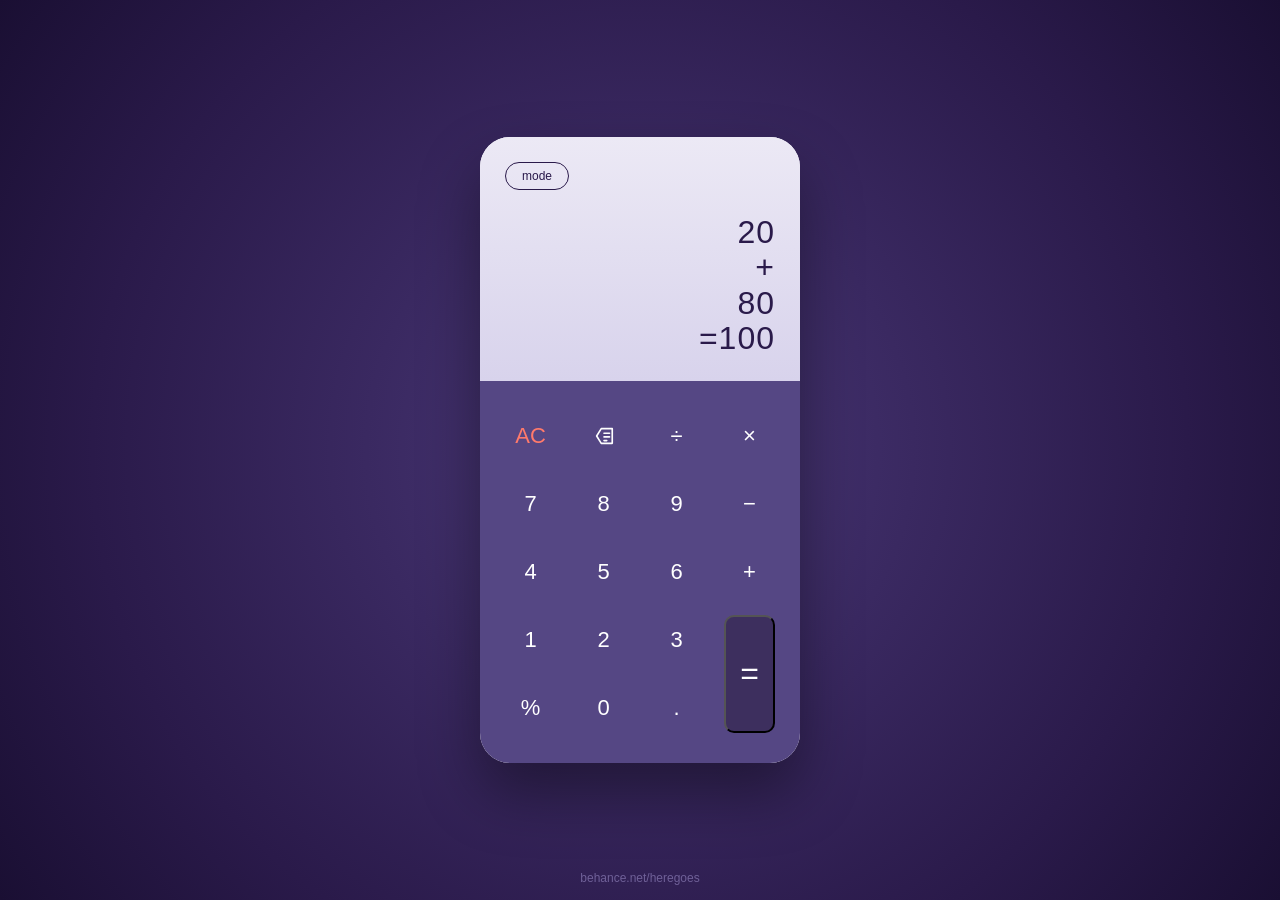
<file: calculator.html>
<!DOCTYPE html>
<html lang="so">
<head>
<meta charset="UTF-8" />
<meta name="viewport" content="width=device-width, initial-scale=1.0" />
<title>Calculator UI</title>
<style>
  * { box-sizing: border-box; margin: 0; padding: 0; }

  body {
    min-height: 100vh;
    display: flex;
    align-items: center;
    justify-content: center;
    background: radial-gradient(circle at center, #4a3878 0%, #2a1a4a 70%, #1a0f33 100%);
    font-family: 'Helvetica Neue', 'Segoe UI', Arial, sans-serif;
    padding: 20px;
  }

  .calculator {
    width: 320px;
    background: #fff;
    border-radius: 30px;
    overflow: hidden;
    box-shadow: 0 30px 60px rgba(0,0,0,0.4);
    display: flex;
    flex-direction: column;
    min-height: 580px;
  }

  .display {
    position: relative;
    padding: 25px;
    flex: 1;
    background: linear-gradient(180deg, #ece9f5 0%, #d8d3ec 100%);
    overflow: hidden;
  }

  .mode-btn {
    display: inline-block;
    padding: 6px 16px;
    border: 1px solid #2a1a4a;
    border-radius: 20px;
    color: #2a1a4a;
    font-size: 12px;
    font-weight: 400;
    cursor: pointer;
    background: transparent;
    transition: all 0.2s;
  }
  .mode-btn:hover { background: #2a1a4a; color: #fff; }

  .calculation {
    margin-top: 25px;
    text-align: right;
    font-size: 32px;
    font-weight: 200;
    color: #2a1a4a;
    line-height: 1.1;
    letter-spacing: 1px;
    word-break: break-all;
    min-height: 130px;
  }

  .wave {
    position: absolute;
    bottom: -2px;
    left: 0;
    width: 100%;
    height: 80px;
    z-index: 1;
  }

  .keypad {
    position: relative;
    background: #554784;
    padding: 30px 25px;
    display: grid;
    grid-template-columns: repeat(4, 1fr);
    grid-template-rows: repeat(5, 1fr);
    gap: 18px 22px;
    z-index: 2;
    min-height: 380px;
  }

  .btn {
    background: transparent;
    border: none;
    color: #fff;
    font-size: 22px;
    font-weight: 300;
    cursor: pointer;
    border-radius: 8px;
    transition: background 0.15s, transform 0.05s;
    user-select: none;
    display: flex;
    align-items: center;
    justify-content: center;
    height: 50px;
  }
  .btn:hover { background: rgba(255,255,255,0.1); }
  .btn:active { transform: scale(0.96); background: rgba(255,255,255,0.18); }

  .btn.ac { color: #ff7a6b; }
  .btn.backspace svg { width: 22px; height: 22px; stroke: #fff; }

  .equals {
    grid-row: span 2;
    grid-column: 4;
    background: #3d2f5e !important;
    color: #fff;
    font-size: 32px;
    font-weight: 300;
    border-radius: 10px;
    height: auto;
    align-self: stretch;
  }
  .equals:hover { background: #4a3a72 !important; }

  .credit {
    position: fixed;
    bottom: 15px;
    left: 50%;
    transform: translateX(-50%);
    color: #8a7cb5;
    font-size: 12px;
    opacity: 0.7;
  }
</style>
</head>
<body>
  <div class="calculator">
    <div class="display">
      <button class="mode-btn">mode</button>
      <div class="calculation" id="calc">20<br>+<br>80<br>=100</div>
    </div>

    <div class="keypad">
      <button class="btn ac" data-action="clear">AC</button>
      <button class="btn backspace" data-action="back">
        <svg viewBox="0 0 24 24" fill="none" stroke-width="1.8" stroke-linecap="round" stroke-linejoin="round">
          <polygon points="9 4 4 12 9 20 21 20 21 4 9 4"></polygon>
          <line x1="12" y1="9" x2="18" y2="9"></line>
          <line x1="12" y1="13" x2="18" y2="13"></line>
          <line x1="12" y1="17" x2="15" y2="17"></line>
        </svg>
      </button>
      <button class="btn" data-action="op" data-op="÷">÷</button>
      <button class="btn" data-action="op" data-op="×">×</button>

      <button class="btn" data-num="7">7</button>
      <button class="btn" data-num="8">8</button>
      <button class="btn" data-num="9">9</button>
      <button class="btn" data-action="op" data-op="−">−</button>

      <button class="btn" data-num="4">4</button>
      <button class="btn" data-num="5">5</button>
      <button class="btn" data-num="6">6</button>
      <button class="btn" data-action="op" data-op="+">+</button>

      <button class="btn" data-num="1">1</button>
      <button class="btn" data-num="2">2</button>
      <button class="btn" data-num="3">3</button>
      <button class="equals" data-action="equals">=</button>

      <button class="btn" data-action="percent">%</button>
      <button class="btn" data-num="0">0</button>
      <button class="btn" data-num=".">.</button>
    </div>
  </div>
  <div class="credit">behance.net/heregoes</div>

<script>
  const display = document.getElementById('calc');
  let current = '';
  let operator = null;
  let previous = null;
  let justEvaluated = false;
  let expression = '';

  function updateDisplay() {
    display.innerHTML = expression.replace(/\n/g, '<br>');
    display.scrollTop = display.scrollHeight;
  }

  function compute(a, op, b) {
    a = parseFloat(a); b = parseFloat(b);
    if (isNaN(a) || isNaN(b)) return '';
    switch(op) {
      case '+': return (a + b).toString();
      case '−': return (a - b).toString();
      case '×': return (a * b).toString();
      case '÷': return b === 0 ? 'Error' : (a / b).toString();
      default: return '';
    }
  }

  document.querySelectorAll('.btn, .equals').forEach(btn => {
    btn.addEventListener('click', () => {
      const action = btn.dataset.action;

      if (action === 'clear') {
        current = ''; operator = null; previous = null;
        expression = ''; justEvaluated = false;
        updateDisplay();
        return;
      }

      if (action === 'back') {
        if (justEvaluated) { expression = ''; justEvaluated = false; }
        const lines = expression.split('\n');
        const last = lines.pop();
        lines.push(last.slice(0, -1));
        expression = lines.join('\n');
        current = current.slice(0, -1);
        updateDisplay();
        return;
      }

      if (action === 'percent') {
        if (current) {
          current = (parseFloat(current) / 100).toString();
          expression = expression.replace(/(\d+\.?\d*)$/, current);
          updateDisplay();
        }
        return;
      }

      if (btn.dataset.num !== undefined) {
        const num = btn.dataset.num;
        if (justEvaluated) { expression = ''; justEvaluated = false; current = ''; }
        if (current === '0' && num !== '.') current = num;
        else current += num;
        expression = (expression.match(/\n?$/)[0] === '' && /\d$/.test(expression))
          ? expression + num
          : expression + num;
        if (/[+\-×÷]$/.test(expression) && !/[+\-×÷]$/.test(expression.slice(0, -1))) {
          // ok
        }
        rebuildExpression();
        return;
      }

      if (action === 'op') {
        const op = btn.dataset.op;
        if (justEvaluated) { justEvaluated = false; }
        if (current === '' && expression === '') return;
        if (operator && /\n$/.test(expression)) {
          expression = expression.slice(0, -1) + op;
          operator = op;
          updateDisplay();
          return;
        }
        if (operator && current) {
          const result = compute(previous, operator, current);
          expression = result + '\n' + op;
          previous = result; current = '';
          operator = op;
          updateDisplay();
          return;
        }
        previous = current;
        operator = op;
        expression += '\n' + op;
        current = '';
        updateDisplay();
        return;
      }

      if (action === 'equals') {
        if (operator && previous !== null && current) {
          const result = compute(previous, operator, current);
          expression += '\n=' + result;
          previous = result; current = '';
          operator = null;
          justEvaluated = true;
          updateDisplay();
        }
        return;
      }
    });
  });

  function rebuildExpression() {
    const lines = expression.split('\n');
    let last = lines[lines.length - 1] || '';
    if (lines.length === 1) {
      expression = current;
    } else {
      lines[lines.length - 1] = current;
      expression = lines.join('\n');
    }
    updateDisplay();
  }

  document.querySelector('.mode-btn').addEventListener('click', () => {
    document.body.classList.toggle('light');
    document.querySelector('.mode-btn').textContent =
      document.body.classList.contains('light') ? 'mode' : 'mode';
  });
</script>
</body>
</html>
</file>
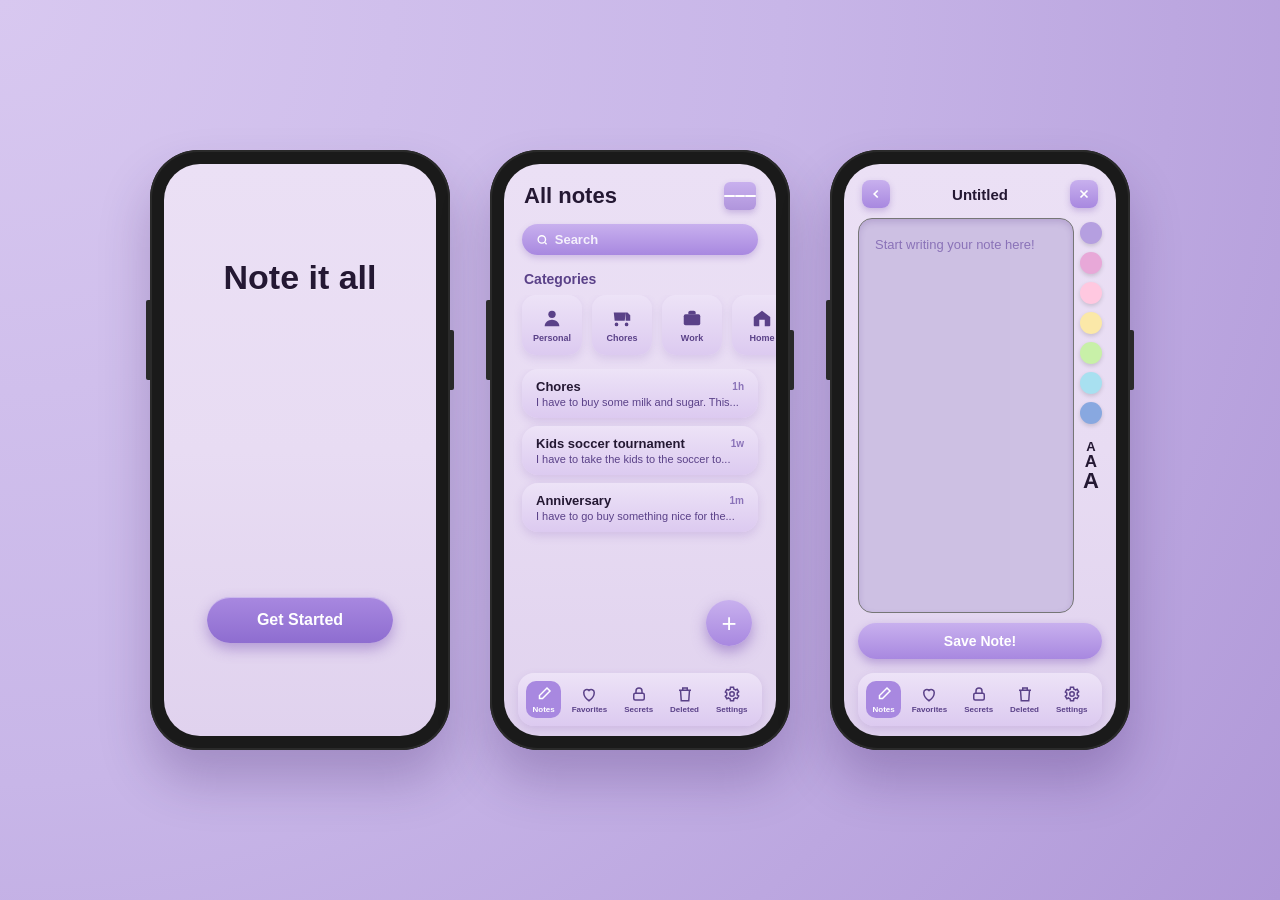
<file: note.html>
<!DOCTYPE html>
<html lang="en">
<head>
<meta charset="UTF-8">
<meta name="viewport" content="width=device-width,initial-scale=1.0">
<title>Note it all</title>
<style>
  * { margin:0; padding:0; box-sizing:border-box; font-family: 'Segoe UI', 'Helvetica Neue', Arial, sans-serif; }
  body {
    min-height:100vh;
    background: radial-gradient(circle at top left, #d8c8f0 0%, #c8b6e8 50%, #b098d8 100%);
    display:flex; align-items:center; justify-content:center;
    padding:30px;
    overflow-x:hidden;
  }

  .stage { display:flex; gap:40px; flex-wrap:wrap; justify-content:center; align-items:center; }

  /* Phone frame */
  .phone {
    width:300px; height:600px;
    background:#1a1a1a;
    border-radius:48px;
    padding:14px;
    box-shadow: 0 30px 50px rgba(50,20,90,0.25), inset 0 0 0 2px #2a2a2a;
    position:relative;
  }
  .phone::before {
    content:''; position:absolute; left:-4px; top:25%; width:4px; height:80px;
    background:#2a2a2a; border-radius:2px 0 0 2px;
  }
  .phone::after {
    content:''; position:absolute; right:-4px; top:30%; width:4px; height:60px;
    background:#2a2a2a; border-radius:0 2px 2px 0;
  }
  .screen {
    width:100%; height:100%;
    background: linear-gradient(180deg, #ebe0f5 0%, #e8dcf3 50%, #e0d2ee 100%);
    border-radius:36px;
    overflow:hidden;
    position:relative;
    display:flex; flex-direction:column;
  }

  /* Onboarding screen */
  .onboard { align-items:center; justify-content:center; }
  .onboard h1 {
    font-size:34px; font-weight:800; color:#241833;
    margin-bottom:300px; text-shadow:0 1px 0 rgba(255,255,255,0.5);
  }
  .onboard .get-started {
    background: linear-gradient(180deg, #a888e0 0%, #8e6dd0 100%);
    color:#fff; font-weight:700; font-size:16px;
    padding:14px 50px; border:none; border-radius:25px;
    cursor:pointer;
    box-shadow: 0 6px 14px rgba(120,80,180,0.45), inset 0 1px 0 rgba(255,255,255,0.4);
    transition: transform .15s, box-shadow .15s;
  }
  .onboard .get-started:hover { transform: translateY(-1px); box-shadow:0 9px 18px rgba(120,80,180,0.55); }

  /* Middle screen - All notes */
  .topbar { display:flex; justify-content:space-between; align-items:center; padding:18px 20px 8px; }
  .topbar h2 { font-size:22px; font-weight:800; color:#241833; }
  .menu-btn {
    background: linear-gradient(180deg, #c8b0ee 0%, #b095dc 100%);
    border:none; color:#fff; width:32px; height:28px; border-radius:6px;
    display:flex; align-items:center; justify-content:center; cursor:pointer;
    box-shadow: 0 3px 6px rgba(120,80,180,0.3);
  }
  .menu-btn span { display:block; width:14px; height:2px; background:#fff; border-radius:2px; margin:2px 0; }

  .search-wrap { padding:6px 18px 12px; }
  .search {
    background: linear-gradient(180deg, #c8b0ee 0%, #a888e0 100%);
    border-radius:20px; padding:8px 14px; display:flex; align-items:center; gap:6px;
    color:#fff; font-weight:600; font-size:13px; cursor:pointer;
    box-shadow: 0 3px 6px rgba(120,80,180,0.25);
  }
  .search svg { width:14px; height:14px; stroke:#fff; }
  .search input {
    background:transparent; border:none; outline:none; color:#fff; font-weight:600; font-size:13px;
    width:100%;
  }
  .search input::placeholder { color:rgba(255,255,255,0.85); font-weight:600; }

  .section-title { padding:4px 20px 8px; font-size:14px; font-weight:700; color:#5a4188; }
  .categories { display:flex; gap:10px; padding:0 18px 14px; overflow-x:auto; }
  .cat-card {
    flex:0 0 60px; height:60px;
    background: linear-gradient(180deg, #ede3f7 0%, #dccaf0 100%);
    border-radius:14px;
    display:flex; flex-direction:column; align-items:center; justify-content:center; gap:4px;
    cursor:pointer; box-shadow: 0 4px 8px rgba(120,80,180,0.15);
    transition: transform .15s;
  }
  .cat-card:hover { transform: translateY(-2px); }
  .cat-card svg { width:22px; height:22px; fill:#5a4188; }
  .cat-card span { font-size:9px; font-weight:700; color:#5a4188; }

  .notes-list {
    flex:1; overflow-y:auto; padding:0 18px;
    display:flex; flex-direction:column; gap:8px;
    scrollbar-width:none;
  }
  .notes-list::-webkit-scrollbar { display:none; }

  .note-card {
    background: linear-gradient(180deg, #ede3f7 0%, #dccaf0 100%);
    border-radius:16px; padding:10px 14px;
    box-shadow: 0 4px 10px rgba(120,80,180,0.18);
    cursor:pointer; position:relative;
    transition: transform .15s;
  }
  .note-card:hover { transform: translateY(-1px); }
  .note-head { display:flex; justify-content:space-between; align-items:center; }
  .note-title { font-size:13px; font-weight:800; color:#241833; }
  .note-time { font-size:10px; color:#8a72b8; font-weight:600; }
  .note-preview { font-size:11px; color:#5a4188; margin-top:2px; white-space:nowrap; overflow:hidden; text-overflow:ellipsis; }

  .fab {
    position:absolute; right:24px; bottom:90px;
    width:46px; height:46px; border:none; border-radius:50%;
    background: linear-gradient(180deg, #c8b0ee 0%, #a888e0 100%);
    color:#fff; font-size:26px; font-weight:300; line-height:1;
    cursor:pointer;
    box-shadow: 0 6px 14px rgba(120,80,180,0.5);
    display:flex; align-items:center; justify-content:center;
  }

  .navbar {
    background: linear-gradient(180deg, #ede3f7 0%, #dccaf0 100%);
    margin:8px 14px 10px; border-radius:16px;
    padding:8px 6px; display:flex; justify-content:space-around;
    box-shadow: 0 4px 10px rgba(120,80,180,0.18);
  }
  .nav-item {
    display:flex; flex-direction:column; align-items:center; gap:2px;
    font-size:8px; font-weight:700; color:#5a4188; cursor:pointer; padding:4px 6px; border-radius:10px;
  }
  .nav-item svg { width:18px; height:18px; stroke:#5a4188; fill:none; stroke-width:2; }
  .nav-item.active { background:#a888e0; color:#fff; }
  .nav-item.active svg { stroke:#fff; }

  /* Right screen - Note editor */
  .editor-bar {
    display:flex; align-items:center; justify-content:space-between;
    padding:16px 18px 10px;
  }
  .icon-btn {
    background: linear-gradient(180deg, #c8b0ee 0%, #a888e0 100%);
    border:none; color:#fff; width:28px; height:28px; border-radius:8px;
    display:flex; align-items:center; justify-content:center; cursor:pointer;
    box-shadow: 0 3px 6px rgba(120,80,180,0.3);
  }
  .icon-btn svg { width:14px; height:14px; stroke:#fff; fill:none; stroke-width:3; }
  .editor-title { font-size:15px; font-weight:800; color:#241833; }

  .editor-body {
    flex:1; overflow:hidden; display:flex; gap:6px; padding:0 14px;
    position:relative;
  }
  .note-area {
    flex:1; background:#cdc0e3; border-radius:14px;
    box-shadow: inset 0 3px 6px rgba(80,40,130,0.18);
    padding:16px;
    color:#5a4188; font-size:13px; line-height:1.5;
    outline:none; resize:none; font-family:inherit;
  }
  .note-area::placeholder { color:#8a72b8; font-style:normal; }

  .tool-rail {
    display:flex; flex-direction:column; align-items:center; gap:8px;
    padding-top:4px;
  }
  .color-dot {
    width:22px; height:22px; border-radius:50%; cursor:pointer; border:none;
    box-shadow: 0 2px 4px rgba(0,0,0,0.15);
    transition: transform .15s;
  }
  .color-dot:hover { transform:scale(1.15); }
  .color-dot.c1 { background:#b59fe0; }
  .color-dot.c2 { background:#e8a8d8; }
  .color-dot.c3 { background:#ffc8e0; }
  .color-dot.c4 { background:#fbe8a8; }
  .color-dot.c5 { background:#c8f0a8; }
  .color-dot.c6 { background:#a8e0f0; }
  .color-dot.c7 { background:#88a8e0; }

  .font-stack { margin-top:8px; display:flex; flex-direction:column; align-items:center; gap:0; color:#241833; }
  .font-stack button {
    background:none; border:none; cursor:pointer; padding:0; color:#241833; font-weight:800; line-height:1;
  }
  .font-stack button.fs1 { font-size:13px; }
  .font-stack button.fs2 { font-size:17px; }
  .font-stack button.fs3 { font-size:22px; }

  .save-btn {
    margin:10px 14px 6px;
    background: linear-gradient(180deg, #c8b0ee 0%, #a888e0 100%);
    color:#fff; font-weight:700; font-size:14px;
    padding:10px 0; border:none; border-radius:22px;
    cursor:pointer;
    box-shadow: 0 4px 10px rgba(120,80,180,0.4);
  }

  /* Toast */
  .toast {
    position:fixed; bottom:30px; left:50%; transform:translateX(-50%) translateY(100px);
    background:#241833; color:#fff; padding:10px 22px; border-radius:22px;
    font-size:13px; font-weight:600; opacity:0; transition:.3s; z-index:9999;
  }
  .toast.show { transform:translateX(-50%) translateY(0); opacity:1; }

  @media (max-width: 980px) { .stage { flex-direction:column; gap:24px; } }
</style>
</head>
<body>
<div class="stage">

  <!-- 1. Onboarding -->
  <div class="phone">
    <div class="screen onboard">
      <h1>Note it all</h1>
      <button class="get-started" onclick="goToNotes()">Get Started</button>
    </div>
  </div>

  <!-- 2. All notes -->
  <div class="phone">
    <div class="screen">
      <div class="topbar">
        <h2>All notes</h2>
        <button class="menu-btn" onclick="showToast('Menu coming soon')">
          <span></span><span></span><span></span>
        </button>
      </div>

      <div class="search-wrap">
        <div class="search">
          <svg viewBox="0 0 24 24" fill="none" stroke-width="2.5"><circle cx="11" cy="11" r="7"/><path d="m20 20-3.5-3.5"/></svg>
          <input id="search" placeholder="Search" oninput="filterNotes()" />
        </div>
      </div>

      <div class="section-title">Categories</div>
      <div class="categories" id="categories"></div>

      <div class="notes-list" id="notesList"></div>

      <button class="fab" onclick="newNote()">+</button>

      <div class="navbar" id="navbar1"></div>
    </div>
  </div>

  <!-- 3. Note editor -->
  <div class="phone">
    <div class="screen">
      <div class="editor-bar">
        <button class="icon-btn" onclick="showToast('Going back')">
          <svg viewBox="0 0 24 24"><path d="M15 18l-6-6 6-6"/></svg>
        </button>
        <span class="editor-title" id="edTitle">Untitled</span>
        <button class="icon-btn" onclick="closeEditor()">
          <svg viewBox="0 0 24 24"><path d="M6 6l12 12M18 6L6 18"/></svg>
        </button>
      </div>

      <div class="editor-body">
        <textarea id="editor" class="note-area" placeholder="Start writing your note here!"></textarea>
        <div class="tool-rail">
          <button class="color-dot c1" onclick="setColor('#b59fe0', this)"></button>
          <button class="color-dot c2" onclick="setColor('#e8a8d8', this)"></button>
          <button class="color-dot c3" onclick="setColor('#ffc8e0', this)"></button>
          <button class="color-dot c4" onclick="setColor('#fbe8a8', this)"></button>
          <button class="color-dot c5" onclick="setColor('#c8f0a8', this)"></button>
          <button class="color-dot c6" onclick="setColor('#a8e0f0', this)"></button>
          <button class="color-dot c7" onclick="setColor('#88a8e0', this)"></button>
          <div class="font-stack">
            <button class="fs1" onclick="setFontSize('13px', this)">A</button>
            <button class="fs2" onclick="setFontSize('16px', this)">A</button>
            <button class="fs3" onclick="setFontSize('20px', this)">A</button>
          </div>
        </div>
      </div>

      <button class="save-btn" onclick="saveNote()">Save Note!</button>

      <div class="navbar" id="navbar2"></div>
    </div>
  </div>

</div>

<div class="toast" id="toast"></div>

<script>
// ===== Data =====
const DEFAULT_NOTES = [
  { id:1, title:'Chores', time:'1h', preview:'I have to buy some milk and sugar. This...', body:'I have to buy some milk and sugar. This weekend I plan to visit the grocery store early in the morning.', color:'#b59fe0' },
  { id:2, title:'Kids soccer tournament', time:'1w', preview:'I have to take the kids to the soccer to...', body:'I have to take the kids to the soccer tournament this Saturday at 9am. Remember to bring water and snacks.', color:'#cdc0e3' },
  { id:3, title:'Anniversary', time:'1m', preview:'I have to go buy something nice for the...', body:'I have to go buy something nice for the anniversary dinner next month. A reservation has been made.', color:'#cdc0e3' }
];

const CATEGORIES = [
  { name:'Personal', svg:'<svg viewBox="0 0 24 24"><circle cx="12" cy="8" r="4"/><path d="M4 21c0-4 4-7 8-7s8 3 8 7"/></svg>' },
  { name:'Chores',   svg:'<svg viewBox="0 0 24 24"><path d="M3 6h13l-1 9H4zM16 6h2l3 3v6h-5zM6 21a2 2 0 1 0 0-4 2 2 0 0 0 0 4zM17 21a2 2 0 1 0 0-4 2 2 0 0 0 0 4z"/></svg>' },
  { name:'Work',     svg:'<svg viewBox="0 0 24 24"><rect x="3" y="8" width="18" height="12" rx="2"/><path d="M8 8V6a2 2 0 0 1 2-2h4a2 2 0 0 1 2 2v2"/></svg>' },
  { name:'Home',     svg:'<svg viewBox="0 0 24 24"><path d="M3 11l9-7 9 7v9a1 1 0 0 1-1 1h-5v-7h-6v7H4a1 1 0 0 1-1-1z"/></svg>' }
];

const NAV = [
  { name:'Notes',     active:true, svg:'<svg viewBox="0 0 24 24"><path d="M16 4l4 4-10 10H6v-4z"/></svg>' },
  { name:'Favorites', svg:'<svg viewBox="0 0 24 24"><path d="M12 21s-7-4.5-7-11a4 4 0 0 1 7-2.6A4 4 0 0 1 19 10c0 6.5-7 11-7 11z"/></svg>' },
  { name:'Secrets',   svg:'<svg viewBox="0 0 24 24"><rect x="5" y="11" width="14" height="9" rx="2"/><path d="M8 11V8a4 4 0 0 1 8 0v3"/></svg>' },
  { name:'Deleted',   svg:'<svg viewBox="0 0 24 24"><path d="M4 7h16M9 7V4h6v3M6 7l1 14h10l1-14"/></svg>' },
  { name:'Settings',  svg:'<svg viewBox="0 0 24 24"><circle cx="12" cy="12" r="3"/><path d="M19 12a7 7 0 0 0-.1-1.3l2-1.5-2-3.5-2.3 1a7 7 0 0 0-2.3-1.3L14 3h-4l-.3 2.6a7 7 0 0 0-2.3 1.3l-2.3-1-2 3.5 2 1.5A7 7 0 0 0 5 12c0 .5 0 .9.1 1.3l-2 1.5 2 3.5 2.3-1a7 7 0 0 0 2.3 1.3L10 21h4l.3-2.6a7 7 0 0 0 2.3-1.3l2.3 1 2-3.5-2-1.5c0-.4.1-.8.1-1.3z"/></svg>' }
];

// ===== Render =====
let notes = JSON.parse(JSON.stringify(DEFAULT_NOTES));
let currentEditId = null;
let editorColor = '#cdc0e3';
let editorFont = '13px';

function renderCategories() {
  document.getElementById('categories').innerHTML =
    CATEGORIES.map(c => `<div class="cat-card">${c.svg}<span>${c.name}</span></div>`).join('');
}

function renderNavbar(target) {
  const html = NAV.map(n =>
    `<div class="nav-item ${n.name==='Notes'?'active':''}" onclick="navClick('${n.name}', this)">${n.svg}<span>${n.name}</span></div>`
  ).join('');
  document.getElementById('navbar1').innerHTML = html;
  document.getElementById('navbar2').innerHTML = html;
}

function renderNotes(filter='') {
  const list = document.getElementById('notesList');
  const filtered = notes.filter(n =>
    n.title.toLowerCase().includes(filter) || n.preview.toLowerCase().includes(filter));
  if (!filtered.length) {
    list.innerHTML = '<div style="text-align:center;color:#8a72b8;font-size:12px;padding:20px;">No notes</div>';
    return;
  }
  list.innerHTML = filtered.map(n => `
    <div class="note-card" onclick="openNote(${n.id})">
      <div class="note-head">
        <span class="note-title">${escapeHtml(n.title)}</span>
        <span class="note-time">${n.time}</span>
      </div>
      <div class="note-preview">${escapeHtml(n.preview)}</div>
    </div>
  `).join('');
}

function escapeHtml(s){ return s.replace(/[&<>"]/g, c => ({'&':'&amp;','<':'&lt;','>':'&gt;','"':'&quot;'}[c])); }

// ===== Actions =====
function filterNotes() {
  renderNotes(document.getElementById('search').value.toLowerCase());
}

function openNote(id) {
  const n = notes.find(x => x.id===id);
  if(!n) return;
  currentEditId = id;
  document.getElementById('edTitle').textContent = n.title;
  document.getElementById('editor').value = n.body;
  document.getElementById('editor').style.background = n.color;
  editorColor = n.color;
  showToast('Editing: '+n.title);
}

function newNote() {
  currentEditId = null;
  document.getElementById('edTitle').textContent = 'Untitled';
  document.getElementById('editor').value = '';
  document.getElementById('editor').style.background = '#cdc0e3';
  editorColor = '#cdc0e3';
  document.getElementById('editor').focus();
  showToast('New note ready');
}

function setColor(c, btn){
  editorColor = c;
  document.getElementById('editor').style.background = c;
  document.querySelectorAll('.color-dot').forEach(d=>d.style.outline='');
  btn.style.outline='2px solid #fff';
}

function setFontSize(s, btn){
  editorFont = s;
  document.getElementById('editor').style.fontSize = s;
}

function saveNote(){
  const body = document.getElementById('editor').value.trim();
  const title = body ? (body.split('\n')[0].slice(0,40) || 'Untitled') : 'Untitled';
  const preview = body.length>40 ? body.slice(0,40)+'...' : body;
  const now = new Date();
  const time = now.getHours()<1 ? 'Just now' : (now.getHours()+'h');

  if (currentEditId) {
    const n = notes.find(x=>x.id===currentEditId);
    n.title = title; n.body = body; n.preview = preview || '(empty)'; n.color = editorColor; n.time = time;
  } else {
    notes.unshift({ id: Date.now(), title, preview: preview||'(empty)', body, color:editorColor, time });
  }
  document.getElementById('edTitle').textContent = title;
  renderNotes();
  showToast('Note saved!');
}

function closeEditor(){ showToast('Editor closed'); }

function goToNotes(){ showToast('Welcome!'); }

function navClick(name, el){
  document.querySelectorAll('.nav-item').forEach(i=>i.classList.remove('active'));
  el.classList.add('active');
  showToast(name + ' tab');
}

// ===== Toast =====
function showToast(msg){
  const t = document.getElementById('toast');
  t.textContent = msg;
  t.classList.add('show');
  clearTimeout(window._tt);
  window._tt = setTimeout(()=>t.classList.remove('show'),1800);
}

// ===== Init =====
renderCategories();
renderNavbar();
renderNotes();
</script>
</body>
</html>
</file>
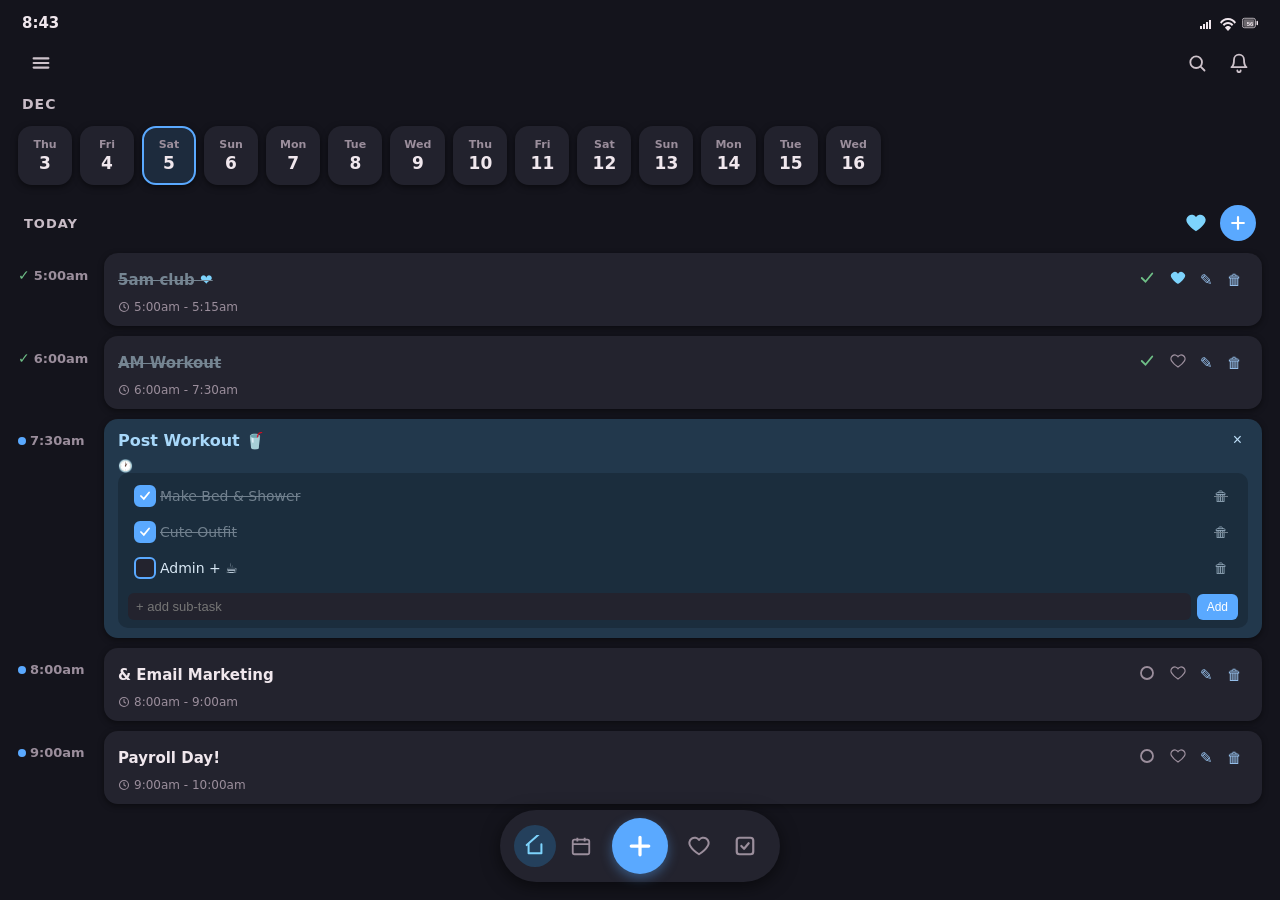
<file: todo.html>
<!DOCTYPE html>
<html lang="so">
<head>
<meta charset="UTF-8">
<meta name="viewport" content="width=device-width, initial-scale=1.0, maximum-scale=1.0, user-scalable=no">
<title>Daily Planner</title>
<style>
  * { margin: 0; padding: 0; box-sizing: border-box; -webkit-tap-highlight-color: transparent; }
  html, body { height: 100%; }
  body {
    font-family: -apple-system, BlinkMacSystemFont, "Segoe UI", system-ui, sans-serif;
    background: #14141c;
    color: #ddd3d9;
    overscroll-behavior: none;
    padding-bottom: 96px;
  }
  .statusbar { display: flex; justify-content: space-between; align-items: center;
    padding: 14px 22px 6px; font-size: 15px; font-weight: 600; color: #efe6ec; }
  .statusbar .right { display: flex; align-items: center; gap: 6px; }
  .statusbar svg { width: 16px; height: 16px; }
  .header { display: flex; align-items: center; justify-content: space-between;
    padding: 6px 22px 10px; }
  .icon-btn { width: 38px; height: 38px; border-radius: 50%;
    display: grid; place-items: center; background: transparent; border: none; cursor: pointer; color: #cdc2ca; }
  .icon-btn:active { background: #26324a; }
  .header-right { display: flex; gap: 4px; }
  .month-row { padding: 4px 22px 8px; }
  .month-label { font-weight: 800; letter-spacing: 1px; color: #c8bcc6; font-size: 14px; }
  .date-strip { display: flex; gap: 8px; padding: 6px 18px 14px; overflow-x: auto; scrollbar-width: none; }
  .date-strip::-webkit-scrollbar { display: none; }
  .day-card { flex: 0 0 auto; background: #22222d; border-radius: 14px; padding: 10px 12px;
    min-width: 54px; text-align: center;
    box-shadow: 0 2px 6px rgba(0,0,0,0.5); cursor: pointer;
    transition: transform .1s; border: 2px solid transparent; }
  .day-card:active { transform: scale(0.95); }
  .day-card .dow { font-size: 11px; color: #9b8e9c; font-weight: 600; }
  .day-card .num { font-size: 17px; font-weight: 700; color: #f0e7ed; margin-top: 2px; }
  .day-card.active { border-color: #5aa9ff; background: #1d2b3d; }
  .today-row { display: flex; justify-content: space-between; align-items: center; padding: 6px 24px 8px; }
  .today-title { font-weight: 800; letter-spacing: 1px; color: #c8bcc6; font-size: 13px; }
  .today-actions { display: flex; gap: 6px; align-items: center; }
  .fav-btn, .quick-add { width: 36px; height: 36px; border-radius: 50%; border: none; cursor: pointer;
    display: grid; place-items: center; }
  .fav-btn { background: transparent; color: #7dd3fc; }
  .quick-add { background: #5aa9ff; color: #fff; }
  .quick-add:active { transform: scale(0.95); }
  .task-list { padding: 4px 18px 24px; display: flex; flex-direction: column; gap: 10px; }
  .task-row { display: grid; grid-template-columns: 76px 1fr; gap: 10px; align-items: start; position: relative; }
  .time-col { padding-top: 14px; font-weight: 600; font-size: 13px; color: #9b8e9c;
    display: flex; align-items: center; gap: 4px; }
  .dot-mark { width: 8px; height: 8px; border-radius: 50%; background: #5aa9ff; display: inline-block; }
  .check-mark { color: #6fbf87; font-weight: 800; font-size: 14px; }
  .task-card { background: #23232e; border-radius: 14px; padding: 12px 14px;
    box-shadow: 0 2px 6px rgba(0,0,0,0.45); cursor: pointer; transition: transform .1s; position: relative; }
  .task-card:active { transform: scale(0.98); }
  .task-card.group-card { background: #22384c; padding: 10px 14px; }
  .group-card .group-title { font-weight: 700; color: #a8d8fa; margin-bottom: 8px;
    display: flex; justify-content: space-between; align-items: center; }
  .group-card .group-title .del-group { background: none; border: none; color: #bfe0fa;
    cursor: pointer; font-size: 16px; padding: 2px 6px; }
  .sub-list { background: #1b2d3d; border-radius: 10px; padding: 8px 10px;
    display: flex; flex-direction: column; gap: 6px; }
  .sub-item { display: grid; grid-template-columns: 22px 1fr 22px; align-items: center;
    gap: 4px; padding: 4px 6px; border-radius: 6px; font-size: 14px; color: #d9e8f5; }
  .sub-item.done { text-decoration: line-through; color: #71808e; }
  .sub-check { width: 22px; height: 22px; border: 2px solid #5aa9ff; border-radius: 6px;
    display: grid; place-items: center; background: #23232e; cursor: pointer; }
  .sub-check.checked { background: #5aa9ff; border-color: #5aa9ff; color: #fff; }
  .sub-del { background: none; border: none; cursor: pointer; color: #93a8ba; font-size: 14px; }
  .sub-add-row { display: flex; align-items: center; gap: 6px; margin-top: 4px; }
  .sub-add-input { flex: 1; border: none; background: #23232e; border-radius: 6px; padding: 6px 8px;
    font-size: 13px; color: #d9e8f5; outline: none; }
  .sub-add-btn { background: #5aa9ff; color: #fff; border: none; border-radius: 6px;
    padding: 6px 10px; font-size: 12px; cursor: pointer; }
  .task-head { display: flex; align-items: center; justify-content: space-between; gap: 6px; }
  .task-title { font-weight: 700; font-size: 15px; color: #f0e7ed; flex: 1; }
  .task-title.done { text-decoration: line-through; color: #758592; }
  .task-actions { display: flex; gap: 2px; }
  .act-btn { background: none; border: none; cursor: pointer; color: #9cc8f5;
    font-size: 15px; padding: 4px 6px; border-radius: 6px; }
  .act-btn:active { background: #2a3a4a; }
  .task-meta { margin-top: 6px; display: flex; align-items: center; gap: 6px;
    font-size: 12px; color: #9b8e9c; }
  .clock-ico { display: inline-flex; align-items: center; gap: 4px; }
  .clock-ico svg { width: 12px; height: 12px; }
  .empty { text-align: center; padding: 30px 20px; color: #93a8ba; font-size: 14px; }
  .empty .big { font-size: 36px; margin-bottom: 8px; }
  .bottom-nav { position: fixed; bottom: 18px; left: 50%; transform: translateX(-50%);
    display: flex; align-items: center; gap: 4px; background: #23232e; padding: 8px 14px;
    border-radius: 40px; box-shadow: 0 4px 18px rgba(0,0,0,0.55); }
  .nav-btn { width: 42px; height: 42px; border-radius: 50%; background: transparent; border: none;
    display: grid; place-items: center; cursor: pointer; color: #9b8e9c; }
  .nav-btn.active { background: #24405c; color: #7dd3fc; }
  .nav-center { width: 56px; height: 56px; border-radius: 50%; background: #5aa9ff; color: #fff;
    border: none; display: grid; place-items: center; cursor: pointer; font-size: 28px;
    box-shadow: 0 4px 12px rgba(90,169,255,0.4); margin: 0 6px; }
  .nav-center:active { transform: scale(0.95); }
  .modal-bg { position: fixed; inset: 0; background: rgba(0,0,0,0.65);
    display: none; align-items: flex-end; justify-content: center; z-index: 50; }
  .modal-bg.show { display: flex; }
  .modal { background: #23232e; width: 100%; max-width: 480px;
    border-radius: 22px 22px 0 0; padding: 18px 20px 24px;
    animation: slideUp .22s ease; max-height: 88vh; overflow-y: auto; }
  @keyframes slideUp { from { transform: translateY(40px); opacity: 0; } to { transform: translateY(0); opacity: 1; } }
  .modal h3 { font-size: 17px; color: #f0e7ed; margin-bottom: 14px;
    display: flex; justify-content: space-between; align-items: center; }
  .modal h3 .close-x { background: none; border: none; cursor: pointer;
    color: #9b8e9c; font-size: 22px; }
  .field { margin-bottom: 10px; }
  .field label { display: block; font-size: 12px; color: #9b8e9c;
    margin-bottom: 4px; font-weight: 600; }
  .field input, .field textarea, .field select { width: 100%;
    border: 1px solid #3a3a4f; background: #1c1c26; border-radius: 10px;
    padding: 10px 12px; font-size: 14px; color: #e9e0e6; outline: none; font-family: inherit; }
  .field input:focus, .field textarea:focus, .field select:focus { border-color: #5aa9ff; }
  .row-2 { display: grid; grid-template-columns: 1fr 1fr; gap: 10px; }
  .toggle-row { display: flex; align-items: center; justify-content: space-between;
    background: #1c1c26; padding: 10px 12px; border-radius: 10px; margin-bottom: 10px; }
  .toggle-row label { font-size: 14px; color: #e9e0e6; }
  .switch { position: relative; width: 42px; height: 24px; background: #3d3d52;
    border-radius: 12px; cursor: pointer; transition: background .2s; }
  .switch.on { background: #5aa9ff; }
  .switch::after { content: ''; position: absolute; top: 2px; left: 2px;
    width: 20px; height: 20px; background: #fff; border-radius: 50%; transition: transform .2s; }
  .switch.on::after { transform: translateX(18px); }
  .modal-actions { display: flex; gap: 10px; margin-top: 14px; }
  .btn { flex: 1; padding: 12px; border-radius: 12px; border: none;
    font-weight: 700; cursor: pointer; font-size: 14px; }
  .btn-cancel { background: #2a3747; color: #a8d8fa; }
  .btn-save { background: #5aa9ff; color: #fff; }
  .btn-del { background: #3d2030; color: #ff8fa3; }
  .drawer-bg { position: fixed; inset: 0; background: rgba(0,0,0,0.65);
    display: none; z-index: 60; }
  .drawer-bg.show { display: block; }
  .drawer { position: fixed; top: 0; left: 0; bottom: 0; width: 78%; max-width: 320px;
    background: #1f1f2a; padding: 22px 18px; transform: translateX(-100%);
    transition: transform .25s; z-index: 61; }
  .drawer-bg.show .drawer { transform: translateX(0); }
  .drawer h4 { font-size: 18px; color: #f0e7ed; margin-bottom: 14px; }
  .drawer .menu-item { padding: 12px 10px; border-radius: 10px;
    color: #e9e0e6; font-size: 15px; cursor: pointer; margin-bottom: 4px;
    display: flex; align-items: center; gap: 10px; }
  .drawer .menu-item:hover { background: #26323f; }
  .toast { position: fixed; left: 50%; top: 30px; transform: translate(-50%, -100px);
    background: #2e2e3f; color: #fff; padding: 10px 18px; border-radius: 22px;
    font-size: 13px; z-index: 100; transition: transform .3s; pointer-events: none; }
  .toast.show { transform: translate(-50%, 0); }
  .view-banner { text-align: center; color: #9b8e9c; font-size: 13px; padding: 0 22px 8px; }
</style>
</head>

<body>

<div class="statusbar">
  <span>8:43</span>
  <div class="right">
    <svg viewBox="0 0 16 16" fill="currentColor"><path d="M2 11h2v3H2zm3-2h2v5H5zm3-2h2v7H8zm3-2h2v9h-2z"/></svg>
    <svg viewBox="0 0 16 16" fill="currentColor"><path d="M8 3C4.5 3 1.7 4.7 0 7.3l1.4 1.4C2.8 6.5 5.2 5 8 5s5.2 1.5 6.6 3.7L16 7.3C14.3 4.7 11.5 3 8 3zm0 4C5.8 7 4 8 2.7 9.6L4.1 11C5.1 9.8 6.5 9 8 9s2.9.8 3.9 2l1.4-1.4C12 8 10.2 7 8 7zm0 4c-1.3 0-2.4.7-3 1.7L8 16l3-3.3C10.4 11.7 9.3 11 8 11z"/></svg>
    <svg viewBox="0 0 22 14" fill="none">
      <rect x="0.5" y="0.5" width="18" height="13" rx="3" stroke="currentColor"/>
      <rect x="2" y="2" width="15" height="10" rx="2" fill="currentColor" opacity=".4"/>
      <rect x="20" y="4" width="2" height="6" rx="1" fill="currentColor"/>
      <text x="11" y="11" text-anchor="middle" font-size="8" font-family="Arial" font-weight="bold" fill="#efe6ec">56</text>
    </svg>
  </div>
</div>

<header class="header">
  <button class="icon-btn" id="menuBtn" aria-label="menu">
    <svg width="22" height="22" viewBox="0 0 24 24" fill="none" stroke="currentColor" stroke-width="2.4" stroke-linecap="round">
      <path d="M4 7h16M4 12h16M4 17h16"/>
    </svg>
  </button>
  <div class="header-right">
    <button class="icon-btn" id="searchBtn" aria-label="search">
      <svg width="20" height="20" viewBox="0 0 24 24" fill="none" stroke="currentColor" stroke-width="2.2" stroke-linecap="round">
        <circle cx="11" cy="11" r="7"/><path d="M21 21l-4.3-4.3"/>
      </svg>
    </button>
    <button class="icon-btn" id="notifBtn" aria-label="notifications">
      <svg width="20" height="20" viewBox="0 0 24 24" fill="none" stroke="currentColor" stroke-width="2.2" stroke-linecap="round" stroke-linejoin="round">
        <path d="M6 8a6 6 0 0 1 12 0c0 7 3 9 3 9H3s3-2 3-9"/><path d="M10 21a2 2 0 0 0 4 0"/>
      </svg>
    </button>
  </div>
</header>

<div class="month-row"><div class="month-label" id="monthLabel">MAY</div></div>
<div class="date-strip" id="dateStrip"></div>

<div class="today-row">
  <div class="today-title" id="todayTitle">TODAY</div>
  <div class="today-actions">
    <button class="fav-btn" id="favToggle" title="Show favorites only">
      <svg id="favIconAll" width="22" height="22" viewBox="0 0 24 24" fill="currentColor">
        <path d="M12 21s-7-4.5-9.5-9A5.5 5.5 0 0 1 12 5.5 5.5 5.5 0 0 1 21.5 12C19 16.5 12 21 12 21z"/>
      </svg>
    </button>
    <button class="quick-add" id="quickAddTop" aria-label="quick add">
      <svg width="20" height="20" viewBox="0 0 24 24" fill="none" stroke="currentColor" stroke-width="2.6" stroke-linecap="round">
        <path d="M12 5v14M5 12h14"/>
      </svg>
    </button>
  </div>
</div>

<div class="view-banner" id="viewBanner" style="display:none;"></div>

<main class="task-list" id="taskList"></main>

<nav class="bottom-nav" role="navigation">
  <button class="nav-btn active" data-view="home" aria-label="home">
    <svg width="22" height="22" viewBox="0 0 24 24" fill="none" stroke="currentColor" stroke-width="2.2" stroke-linecap="round" stroke-linejoin="round">
      <path d="M3 11l9-8 9-8 0v18-10z"/><path d="M5 10v10h14V10"/>
    </svg>
  </button>
  <button class="nav-btn" data-view="calendar" aria-label="calendar">
    <svg width="22" height="22" viewBox="0 0 24 24" fill="none" stroke="currentColor" stroke-width="2">
      <rect x="3" y="5" width="18" height="16" rx="2"/>
      <path d="M3 10h18M8 3v4M16 3v4"/>
    </svg>
  </button>
  <button class="nav-center" id="addTaskBtn" aria-label="add task">
    <svg width="30" height="30" viewBox="0 0 24 24" fill="none" stroke="currentColor" stroke-width="2.6" stroke-linecap="round">
      <path d="M12 5v14M5 12h14"/>
    </svg>
  </button>
  <button class="nav-btn" data-view="favorites" aria-label="favorites">
    <svg width="22" height="22" viewBox="0 0 24 24" fill="none" stroke="currentColor" stroke-width="2.2" stroke-linejoin="round">
      <path d="M12 21s-7-4.5-9.5-9A5.5 5.5 0 0 1 12 5.5 5.5 5.5 0 0 1 21.5 12C19 16.5 12 21 12 21z"/>
    </svg>
  </button>
  <button class="nav-btn" data-view="done" aria-label="completed">
    <svg width="22" height="22" viewBox="0 0 24 24" fill="none" stroke="currentColor" stroke-width="2.4" stroke-linecap="round" stroke-linejoin="round">
      <rect x="3" y="3" width="18" height="18" rx="3"/><path d="M8 12l3 3 5-6"/>
    </svg>
  </button>
</nav>

<div class="modal-bg" id="modalBg">
  <div class="modal">
    <h3>
      <span id="modalTitle">New Task</span>
      <button class="close-x" id="modalClose">×</button>
    </h3>
    <input type="hidden" id="editId">
    <div class="field"><label>Title</label>
      <input type="text" id="fTitle" placeholder="e.g. Morning Run" maxlength="60">
    </div>
    <div class="row-2">
      <div class="field"><label>Date</label><select id="fDate"></select></div>
      <div class="field"><label>Time</label><input type="time" id="fTime"></div>
    </div>
    <div class="row-2">
      <div class="field"><label>Duration (min)</label>
        <input type="number" id="fDuration" min="0" max="600" value="30"></div>
      <div class="field"><label>Type</label>
        <select id="fType">
          <option value="task">Task</option>
          <option value="group">Group (with sub-tasks)</option>
        </select></div>
    </div>
    <div class="field"><label>Notes</label>
      <textarea id="fNotes" rows="2" placeholder="Optional..."></textarea></div>
    <div class="toggle-row">
      <label>Favorite ❤️</label>
      <div class="switch" id="fFavSwitch"></div>
    </div>
    <div class="modal-actions">
      <button class="btn btn-del" id="deleteBtn" style="display:none;">Delete</button>
      <button class="btn btn-cancel" id="cancelBtn">Cancel</button>
      <button class="btn btn-save" id="saveBtn">Save</button>
    </div>
  </div>
</div>

<div class="drawer-bg" id="drawerBg">
  <div class="drawer">
    <h4>📒 Daily Planner</h4>
    <div class="menu-item" data-action="all">🗓  All Tasks</div>
    <div class="menu-item" data-action="today">⭐  Today</div>
    <div class="menu-item" data-action="favs">❤️  Favorites</div>
    <div class="menu-item" data-action="done">✅  Completed</div>
    <div class="menu-item" data-action="clear">🧹  Clear All Data</div>
    <div class="menu-item" data-action="about">ℹ️  About</div>
  </div>
</div>

<div class="toast" id="toast"></div>

<script>
(function(){
  'use strict';
  const STORE_KEY = 'pinkPlanner_v1';
  const DOW = ['Sun','Mon','Tue','Wed','Thu','Fri','Sat'];
  const MONTHS = ['JAN','FEB','MAR','APR','MAY','JUN','JUL','AUG','SEP','OCT','NOV','DEC'];
  let state = { tasks:[], view:'today', filterFav:false, activeDate:null, editingId:null };

  function load(){
    try{ const raw = localStorage.getItem(STORE_KEY);
      if(raw){ state.tasks = JSON.parse(raw) || []; } }catch(e){ state.tasks = []; }
  }
  function save(){
    try{ localStorage.setItem(STORE_KEY, JSON.stringify(state.tasks)); }catch(e){}
  }
  function uid(){ return 't' + Date.now() + Math.floor(Math.random()*999); }
  function todayKey(){
    const d = new Date();
    return d.getFullYear() + '-' + String(d.getMonth()+1).padStart(2,'0') + '-' + String(d.getDate()).padStart(2,'0');
  }
  function dateKey(date){
    return date.getFullYear() + '-' + String(date.getMonth()+1).padStart(2,'0') + '-' + String(date.getDate()).padStart(2,'0');
  }
  function fmtTime12(t){
    if(!t) return '';
    const [h,m] = t.split(':').map(Number);
    const ampm = h>=12 ? 'pm' : 'am';
    const hh = ((h+11)%12)+1;
    return hh + ':' + String(m).padStart(2,'0') + ampm;
  }
  function fmtTimeRange(start,dur){
    if(!start || !dur) return '';
    const [h,m] = start.split(':').map(Number);
    const endMin = h*60 + m + Number(dur);
    const eh = Math.floor(endMin/60)%24;
    const em = endMin%60;
    return fmtTime12(start) + ' - ' + fmtTime12(String(eh).padStart(2,'0')+':'+String(em).padStart(2,'0'));
  }
  function escapeHtml(s){ return (s||'').replace(/[&<>"']/g, c => ({'&':'&amp;','<':'&lt;','>':'&gt;','"':'&quot;',"'":'&#39;'}[c])); }
  function toast(msg){
    const t = document.getElementById('toast');
    t.textContent = msg; t.classList.add('show');
    clearTimeout(t._timer);
    t._timer = setTimeout(()=>t.classList.remove('show'), 1800);
  }

  function buildDateStrip(){
    const strip = document.getElementById('dateStrip');
    strip.innerHTML = '';
    const base = new Date(); base.setHours(0,0,0,0); base.setDate(base.getDate()-2);
    for(let i=0;i<14;i++){
      const d = new Date(base); d.setDate(base.getDate()+i);
      const dk = dateKey(d);
      const card = document.createElement('div');
      card.className = 'day-card' + (dk === state.activeDate ? ' active' : '');
      card.innerHTML = '<div class="dow">' + DOW[d.getDay()] + '</div><div class="num">' + d.getDate() + '</div>';
      card.onclick = ()=>{
        state.activeDate = dk;
        state.view = 'all';
        document.querySelectorAll('.day-card').forEach(c=>c.classList.remove('active'));
        card.classList.add('active');
        updateMonthLabel();
        render();
      };
      strip.appendChild(card);
      if(dk === todayKey() && !state.activeDate){
        state.activeDate = dk; card.classList.add('active');
      }
    }
    updateMonthLabel();
  }

  function updateMonthLabel(){
    if(!state.activeDate){
      document.getElementById('monthLabel').textContent = MONTHS[new Date().getMonth()];
      return;
    }
    const [y,m,d] = state.activeDate.split('-').map(Number);
    document.getElementById('monthLabel').textContent = MONTHS[m-1];
    document.getElementById('todayTitle').textContent =
      state.activeDate === todayKey() ? 'TODAY' : (DOW[new Date(y,m-1,d).getDay()].toUpperCase() + ' ' + d);
  }

  function visibleTasks(){
    let arr = state.tasks.slice();
    if(state.view === 'today'){ arr = arr.filter(t => t.dateKey === todayKey()); }
    else if(state.view === 'all'){ if(state.activeDate) arr = arr.filter(t => t.dateKey === state.activeDate); }
    else if(state.view === 'favs'){ arr = arr.filter(t => t.fav); }
    else if(state.view === 'done'){ arr = arr.filter(t => t.done); }
    if(state.filterFav){ arr = arr.filter(t => t.fav); }
    arr.sort((a,b)=>{ if((a.time||'') < (b.time||'')) return -1; if((a.time||'') > (b.time||'')) return 1; return 0; });
    return arr;
  }

  function render(){
    const list = document.getElementById('taskList');
    const banner = document.getElementById('viewBanner');
    list.innerHTML = '';
    if(state.filterFav){ banner.style.display='block'; banner.textContent='❤️ Showing favorites'; }
    else if(state.view==='favs'){ banner.style.display='block'; banner.textContent='❤️ All favorites'; }
    else if(state.view==='done'){ banner.style.display='block'; banner.textContent='✅ Completed tasks'; }
    else { banner.style.display='none'; }

    const items = visibleTasks();
    if(items.length === 0){
      list.innerHTML = '<div class="empty"><div class="big">🌷</div>No tasks here yet.<br>Tap + to add one.</div>';
      return;
    }

    items.forEach(t => {
      const row = document.createElement('div'); row.className = 'task-row';
      const timeCol = document.createElement('div'); timeCol.className = 'time-col';
      if(t.done){ timeCol.innerHTML = '<span class="check-mark">✓</span> ' + (t.time ? fmtTime12(t.time) : '—'); }
      else { timeCol.innerHTML = '<span class="dot-mark"></span>' + (t.time ? fmtTime12(t.time) : '—'); }
      row.appendChild(timeCol);

      const card = document.createElement('div');
      if(t.type === 'group'){
        card.className = 'task-card group-card';
        const head = document.createElement('div'); head.className = 'group-title';
        head.innerHTML = '<span>' + escapeHtml(t.title) + ' 🥤</span>';
        const delBtn = document.createElement('button');
        delBtn.className = 'del-group'; delBtn.innerHTML = '×';
        delBtn.onclick = (e)=>{ e.stopPropagation(); deleteTask(t.id); };
        head.appendChild(delBtn);
        card.appendChild(head);

        if(t.time){
          const meta = document.createElement('div'); meta.className = 'task-meta';
          meta.innerHTML = '<span class="clock-ico">🕐 ' + fmtTimeRange(t.time, t.duration||0) + '</span>';
          card.appendChild(meta);
        }

        const sub = document.createElement('div'); sub.className = 'sub-list';
        (t.subs||[]).forEach(s=>{
          const item = document.createElement('div');
          item.className = 'sub-item' + (s.done?' done':'');
          item.innerHTML = '<div class="sub-check ' + (s.done?'checked':'') + '" data-id="'+s.id+'">' +
            (s.done ? '<svg width="14" height="14" viewBox="0 0 24 24" fill="none" stroke="currentColor" stroke-width="3" stroke-linecap="round"><path d="M5 12l5 5 9-11"/></svg>' : '') +
            '</div><span>' + escapeHtml(s.title) + '</span>' +
            '<button class="sub-del" data-del="'+s.id+'">🗑</button>';
          sub.appendChild(item);
        });
        const addRow = document.createElement('div'); addRow.className = 'sub-add-row';
        addRow.innerHTML = '<input class="sub-add-input" placeholder="+ add sub-task"><button class="sub-add-btn">Add</button>';
        const inp = addRow.querySelector('input');
        const btn = addRow.querySelector('button');
        btn.onclick = (e)=>{
          e.stopPropagation();
          const v = inp.value.trim(); if(!v) return;
          t.subs = t.subs || [];
          t.subs.push({ id: uid(), title: v, done:false });
          save(); render();
        };
        inp.onkeydown = (e)=>{ if(e.key==='Enter'){ btn.click(); } };
        sub.appendChild(addRow);
        card.appendChild(sub);

        sub.querySelectorAll('.sub-check').forEach(el=>{
          el.onclick = (e)=>{
            e.stopPropagation();
            const sid = el.getAttribute('data-id');
            const s = t.subs.find(x=>x.id===sid);
            if(s){ s.done = !s.done; save(); render(); }
          };
        });
        sub.querySelectorAll('.sub-del').forEach(el=>{
          el.onclick = (e)=>{
            e.stopPropagation();
            const sid = el.getAttribute('data-del');
            t.subs = (t.subs||[]).filter(x=>x.id!==sid);
            save(); render();
          };
        });
      } else {
        card.className = 'task-card';
        const head = document.createElement('div'); head.className = 'task-head';
        const titleEl = document.createElement('div');
        titleEl.className = 'task-title' + (t.done?' done':'');
        titleEl.innerHTML = escapeHtml(t.title) + (t.fav ? ' <span style="color:#7dd3fc;">❤️</span>' : '');
        head.appendChild(titleEl);

        const acts = document.createElement('div'); acts.className = 'task-actions';
        const doneBtn = document.createElement('button'); doneBtn.className = 'act-btn';
        doneBtn.innerHTML = t.done
          ? '<svg width="18" height="18" viewBox="0 0 24 24" fill="none" stroke="#6fbf87" stroke-width="2.4" stroke-linecap="round"><path d="M5 12l5 5 9-11"/></svg>'
          : '<svg width="18" height="18" viewBox="0 0 24 24" fill="none" stroke="#9b8e9c" stroke-width="2.4" stroke-linecap="round"><circle cx="12" cy="12" r="8"/></svg>';
        doneBtn.onclick = (e)=>{ e.stopPropagation(); toggleDone(t.id); };
        acts.appendChild(doneBtn);

        const favBtn = document.createElement('button'); favBtn.className = 'act-btn';
        favBtn.innerHTML = t.fav
          ? '<svg width="16" height="16" viewBox="0 0 24 24" fill="#7dd3fc"><path d="M12 21s-7-4.5-9.5-9A5.5 5.5 0 0 1 12 5.5 5.5 5.5 0 0 1 21.5 12C19 16.5 12 21 12 21z"/></svg>'
          : '<svg width="16" height="16" viewBox="0 0 24 24" fill="none" stroke="#9b8e9c" stroke-width="2"><path d="M12 21s-7-4.5-9.5-9A5.5 5.5 0 0 1 12 5.5 5.5 5.5 0 0 1 21.5 12C19 16.5 12 21 12 21z"/></svg>';
        favBtn.onclick = (e)=>{ e.stopPropagation(); toggleFav(t.id); };
        acts.appendChild(favBtn);

        const editBtn = document.createElement('button'); editBtn.className = 'act-btn';
        editBtn.innerHTML = '✎';
        editBtn.onclick = (e)=>{ e.stopPropagation(); openEdit(t.id); };
        acts.appendChild(editBtn);

        const delBtn = document.createElement('button'); delBtn.className = 'act-btn';
        delBtn.innerHTML = '🗑';
        delBtn.onclick = (e)=>{ e.stopPropagation(); deleteTask(t.id); };
        acts.appendChild(delBtn);

        head.appendChild(acts); card.appendChild(head);

        if(t.time || t.duration){
          const meta = document.createElement('div'); meta.className = 'task-meta';
          meta.innerHTML = '<span class="clock-ico">' +
            '<svg viewBox="0 0 24 24" fill="none" stroke="currentColor" stroke-width="2.2" stroke-linecap="round"><circle cx="12" cy="12" r="9"/><path d="M12 7v5l3 2"/></svg>' +
            ' ' + fmtTimeRange(t.time, t.duration||0) + '</span>';
          if(t.notes){ meta.innerHTML += ' <span>📝 ' + escapeHtml(t.notes) + '</span>'; }
          card.appendChild(meta);
        } else if(t.notes){
          const meta = document.createElement('div'); meta.className = 'task-meta';
          meta.innerHTML = '<span>📝 ' + escapeHtml(t.notes) + '</span>';
          card.appendChild(meta);
        }
        card.onclick = ()=> openEdit(t.id);
      }
      row.appendChild(card); list.appendChild(row);
    });
  }

  function toggleDone(id){
    const t = state.tasks.find(x=>x.id===id); if(!t) return;
    t.done = !t.done; save();
    toast(t.done ? '✅ Marked complete' : 'Marked undone'); render();
  }
  function toggleFav(id){
    const t = state.tasks.find(x=>x.id===id); if(!t) return;
    t.fav = !t.fav; save(); render();
  }
  function deleteTask(id){
    const t = state.tasks.find(x=>x.id===id); if(!t) return;
    if(!confirm('Delete "' + t.title + '"?')) return;
    state.tasks = state.tasks.filter(x=>x.id!==id);
    save(); render(); toast('🗑 Deleted');
  }

  const modalBg = document.getElementById('modalBg');
  const fTitle = document.getElementById('fTitle');
  const fDate = document.getElementById('fDate');
  const fTime = document.getElementById('fTime');
  const fDuration = document.getElementById('fDuration');
  const fType = document.getElementById('fType');
  const fNotes = document.getElementById('fNotes');
  const fFavSwitch = document.getElementById('fFavSwitch');
  const editIdInput = document.getElementById('editId');
  const deleteBtn = document.getElementById('deleteBtn');
  const modalTitle = document.getElementById('modalTitle');

  function fillDateOptions(){
    const today = new Date(); today.setHours(0,0,0,0);
    fDate.innerHTML = '';
    for(let i=-14;i<=14;i++){
      const d = new Date(today); d.setDate(today.getDate()+i);
      const opt = document.createElement('option');
      opt.value = dateKey(d);
      opt.textContent = DOW[d.getDay()] + ' ' + (d.getMonth()+1) + '/' + d.getDate();
      fDate.appendChild(opt);
    }
  }

  function openAdd(){
    state.editingId = null;
    modalTitle.textContent = 'New Task';
    fillDateOptions();
    fTitle.value = '';
    fDate.value = state.activeDate || todayKey();
    fTime.value = '08:00';
    fDuration.value = '30';
    fType.value = 'task';
    fNotes.value = '';
    fFavSwitch.classList.remove('on');
    editIdInput.value = '';
    deleteBtn.style.display = 'none';
    modalBg.classList.add('show');
    setTimeout(()=>fTitle.focus(), 100);
  }
  function openEdit(id){
    const t = state.tasks.find(x=>x.id===id); if(!t) return;
    state.editingId = id;
    modalTitle.textContent = 'Edit Task';
    fillDateOptions();
    fTitle.value = t.title;
    fDate.value = t.dateKey;
    fTime.value = t.time || '08:00';
    fDuration.value = t.duration || 30;
    fType.value = t.type || 'task';
    fNotes.value = t.notes || '';
    fFavSwitch.classList.toggle('on', !!t.fav);
    editIdInput.value = id;
    deleteBtn.style.display = 'block';
    modalBg.classList.add('show');
  }
  function closeModal(){ modalBg.classList.remove('show'); }

  function saveFromModal(){
    const title = fTitle.value.trim();
    if(!title){ toast('Title waa loo baahanyahay'); fTitle.focus(); return; }
    const data = {
      title,
      dateKey: fDate.value,
      time: fTime.value || '',
      duration: Number(fDuration.value) || 0,
      type: fType.value,
      notes: fNotes.value.trim(),
      fav: fFavSwitch.classList.contains('on')
    };
    if(state.editingId){
      const t = state.tasks.find(x=>x.id===state.editingId);
      if(t){ Object.assign(t, data); }
    } else {
      const newT = Object.assign({ id: uid(), done:false, subs: data.type==='group' ? [] : undefined }, data);
      state.tasks.push(newT);
    }
    save(); closeModal(); render(); toast('💾 Saved');
  }

  document.getElementById('addTaskBtn').onclick = openAdd;
  document.getElementById('quickAddTop').onclick = openAdd;
  document.getElementById('modalClose').onclick = closeModal;
  document.getElementById('cancelBtn').onclick = closeModal;
  document.getElementById('saveBtn').onclick = saveFromModal;
  document.getElementById('deleteBtn').onclick = ()=>{
    if(state.editingId){ deleteTask(state.editingId); closeModal(); }
  };
  fFavSwitch.onclick = ()=> fFavSwitch.classList.toggle('on');
  modalBg.onclick = (e)=>{ if(e.target===modalBg) closeModal(); };

  const favToggle = document.getElementById('favToggle');
  favToggle.onclick = ()=>{
    state.filterFav = !state.filterFav;
    favToggle.querySelector('svg').setAttribute('fill', state.filterFav ? '#7dd3fc' : 'currentColor');
    render();
  };

  document.querySelectorAll('.nav-btn').forEach(b=>{
    b.onclick = ()=>{
      document.querySelectorAll('.nav-btn').forEach(x=>x.classList.remove('active'));
      b.classList.add('active');
      const v = b.getAttribute('data-view');
      state.view = v === 'home' ? 'today' : v;
      state.filterFav = false;
      favToggle.querySelector('svg').setAttribute('fill','currentColor');
      render();
    };
  });

  const drawerBg = document.getElementById('drawerBg');
  document.getElementById('menuBtn').onclick = ()=> drawerBg.classList.add('show');
  drawerBg.onclick = (e)=>{ if(e.target===drawerBg) drawerBg.classList.remove('show'); };
  document.querySelectorAll('.drawer .menu-item').forEach(m=>{
    m.onclick = ()=>{
      const a = m.getAttribute('data-action');
      if(a==='today'){ state.view='today'; }
      else if(a==='all'){ state.view='all'; state.activeDate=todayKey(); buildDateStrip(); }
      else if(a==='favs'){ state.view='favs'; }
      else if(a==='done'){ state.view='done'; }
      else if(a==='clear'){
        if(confirm('Clear all data?')){ state.tasks=[]; save(); render(); toast('Cleared'); }
      } else if(a==='about'){ alert('Daily Planner v1\nMade with ❤️'); }
      drawerBg.classList.remove('show');
      document.querySelectorAll('.nav-btn').forEach(x=>{
        x.classList.remove('active');
        if(x.getAttribute('data-view')==='home' && state.view==='today') x.classList.add('active');
        if(x.getAttribute('data-view')===state.view) x.classList.add('active');
      });
      render();
    };
  });

  document.getElementById('searchBtn').onclick = ()=>{
    const q = prompt('Raadi task:'); if(!q) return;
    const res = state.tasks.filter(t => (t.title+' '+(t.notes||'')).toLowerCase().includes(q.toLowerCase()));
    if(res.length===0){ toast('Lama helin: ' + q); return; }
    state.view = 'all'; state.activeDate = null;
    const list = document.getElementById('taskList');
    list.innerHTML = '';
    const banner = document.getElementById('viewBanner');
    banner.style.display = 'block';
    banner.textContent = '🔍 Search: "' + q + '" (' + res.length + ' results)';
    res.sort((a,b)=>(a.dateKey+a.time).localeCompare(b.dateKey+b.time));
    res.forEach(t=>{
      const row = document.createElement('div'); row.className = 'task-row';
      row.innerHTML = '<div class="time-col"><span class="dot-mark"></span>' + fmtTime12(t.time) + '</div>' +
        '<div class="task-card"><div class="task-head"><div class="task-title">' +
        escapeHtml(t.title) + '</div></div><div class="task-meta">' +
        escapeHtml(t.dateKey) + ' • ' + fmtTimeRange(t.time,t.duration||0) +
        (t.notes? ' • ' + escapeHtml(t.notes):'') + '</div></div>';
      list.appendChild(row);
    });
  };
  document.getElementById('notifBtn').onclick = ()=>{
    const upcoming = state.tasks.filter(t=>!t.done && t.dateKey>=todayKey()).length;
    toast('🔔 ' + upcoming + ' task oo soo socota');
  };

  function seedIfEmpty(){
    if(state.tasks.length>0) return;
    const k = todayKey();
    state.tasks = [
      { id:uid(), dateKey:k, time:'05:00', duration:15, type:'task', title:'5am club', notes:'', fav:true, done:true },
      { id:uid(), dateKey:k, time:'06:00', duration:90, type:'task', title:'AM Workout', notes:'', fav:false, done:true },
      { id:uid(), dateKey:k, time:'07:30', duration:0,  type:'group',title:'Post Workout', notes:'', fav:false, done:false,
        subs:[{ id:uid(), title:'Make Bed & Shower', done:true },{ id:uid(), title:'Cute Outfit', done:true },{ id:uid(), title:'Admin + ☕', done:false }]},
      { id:uid(), dateKey:k, time:'08:00', duration:60, type:'task', title:'& Email Marketing', notes:'', fav:false, done:false },
      { id:uid(), dateKey:k, time:'09:00', duration:60, type:'task', title:'Payroll Day!', notes:'', fav:false, done:false }
    ];
    save();
  }

  load(); seedIfEmpty(); buildDateStrip(); render();
  window.addEventListener('resize', ()=>{ buildDateStrip(); });
})();
</script>
</body>
</html>
</file>
